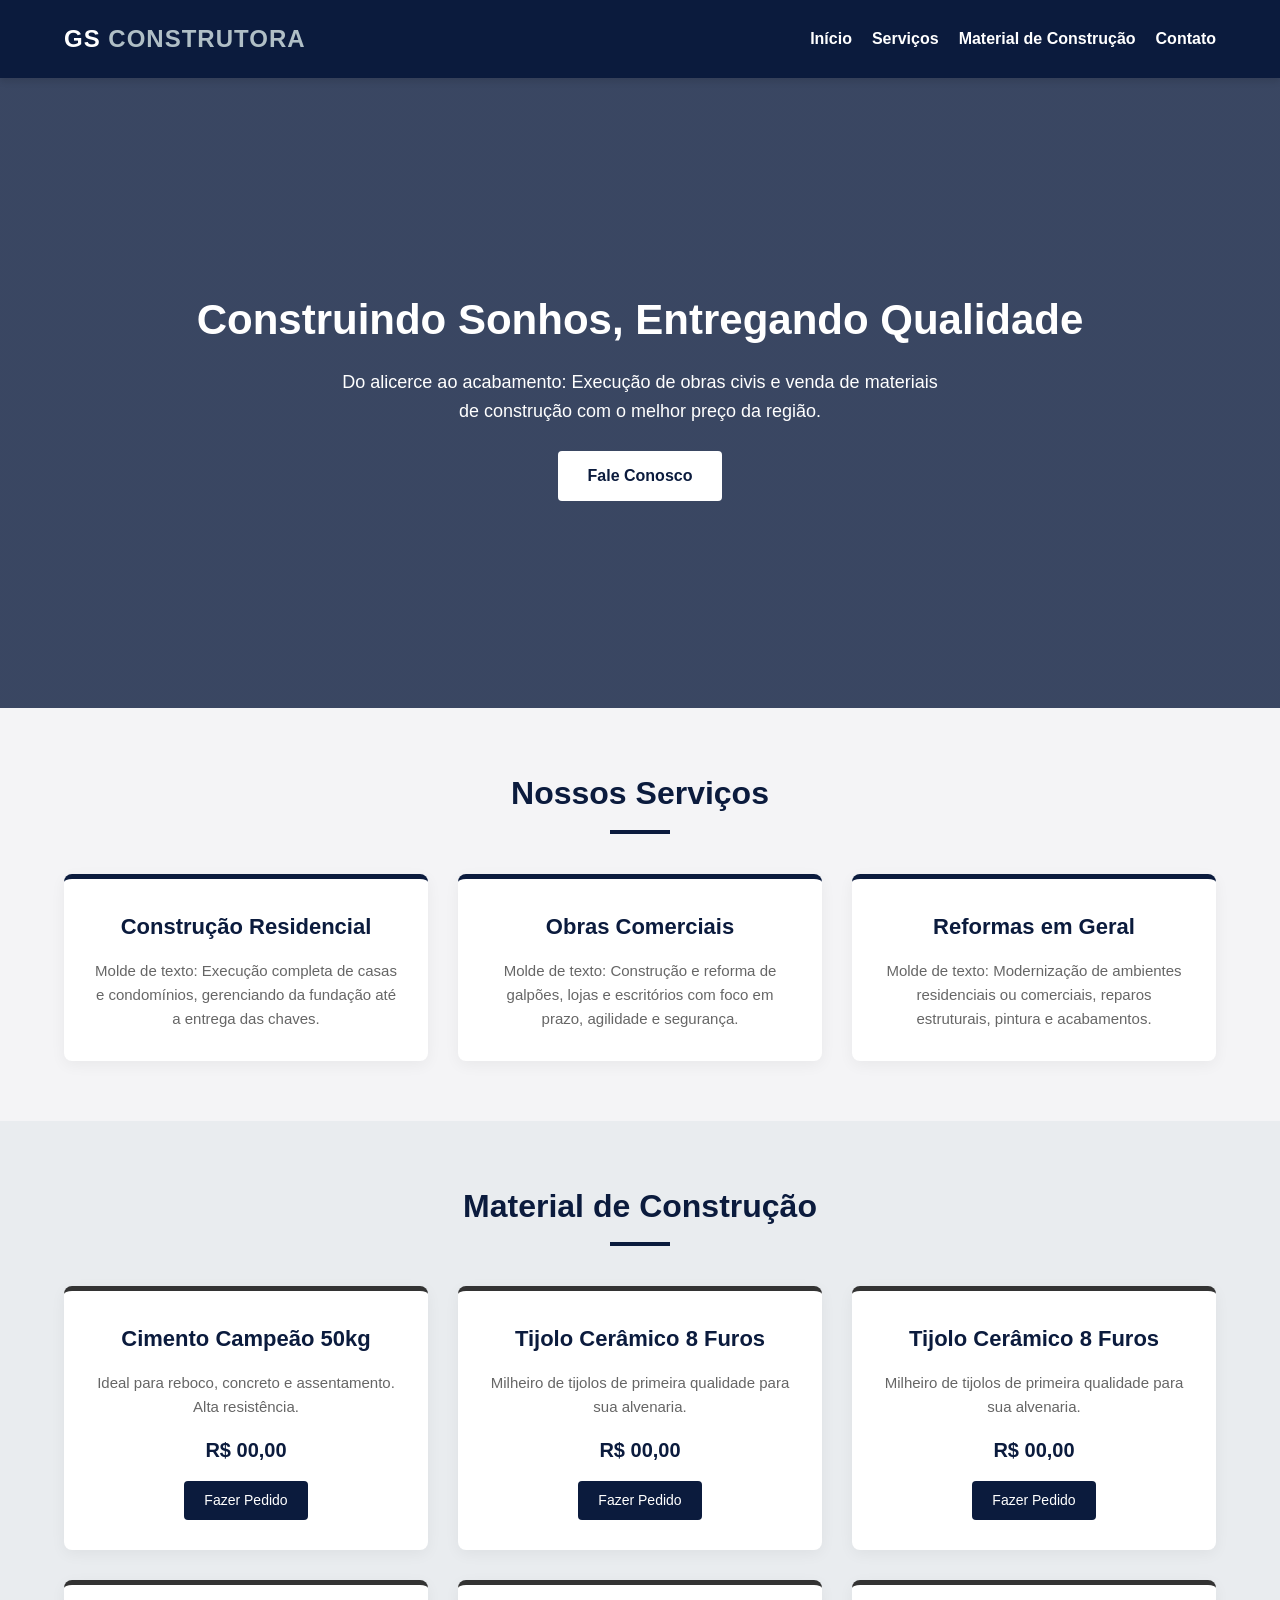
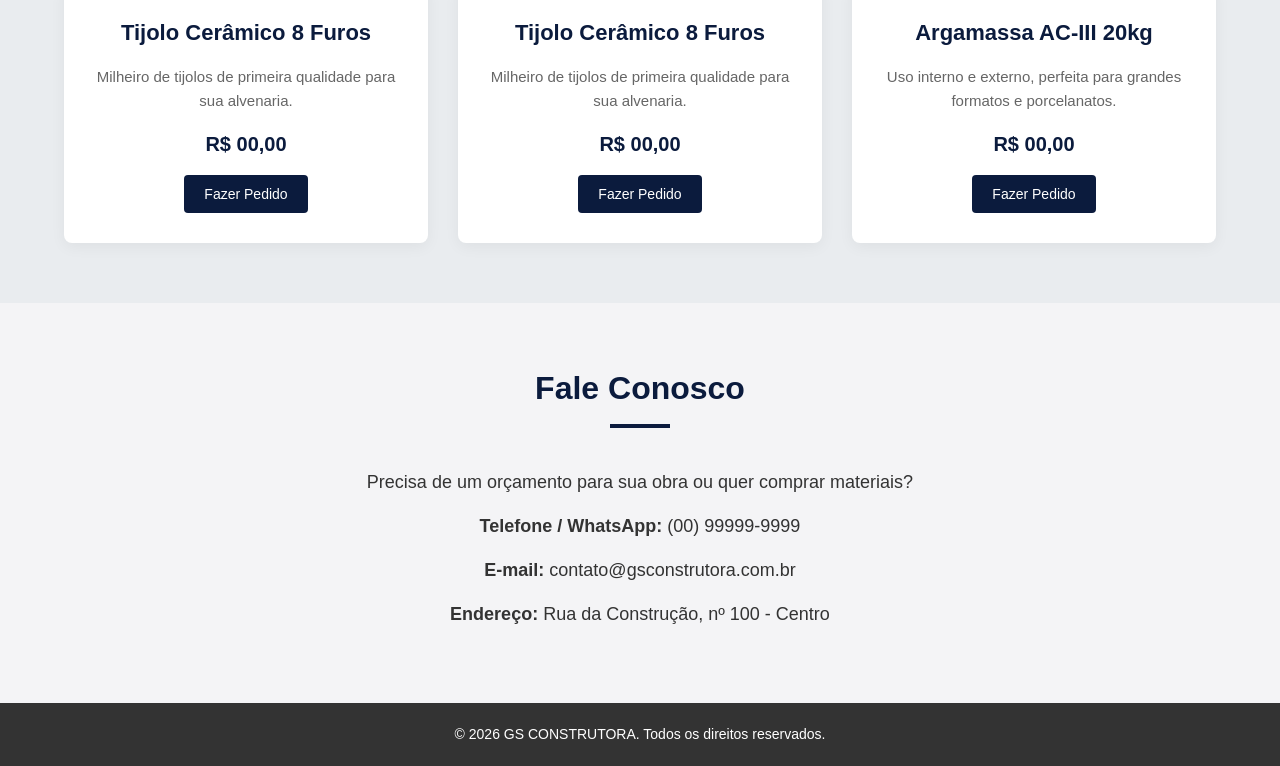
<file: gs-site/index.html>
<!DOCTYPE html>
<html lang="pt-BR">
<head>
    <meta charset="UTF-8">
    <meta name="viewport" content="width=device-width, initial-scale=1.0">
    <title>GS Construtora & Materiais de Construção</title>
    <style>
        /* Cores principais: Azul Escuro (#0B1B3D), Cinza Escuro (#333333), Cinza Claro (#F4F4F6) */
        * {
            margin: 0;
            padding: 0;
            box-sizing: border-box;
            font-family: 'Segoe UI', Tahoma, Geneva, Verdana, sans-serif;
        }

        body {
            background-color: #F4F4F6;
            color: #333333;
            line-height: 1.6;
        }

        /* Cabeçalho e Navegação */
        header {
            background-color: #0B1B3D;
            color: #ffffff;
            padding: 20px 5%;
            display: flex;
            justify-content: space-between;
            align-items: center;
            position: sticky;
            top: 0;
            z-index: 1000;
            box-shadow: 0 4px 6px rgba(0,0,0,0.1);
        }

        .logo h1 {
            font-size: 24px;
            font-weight: 800;
            letter-spacing: 1px;
        }

        .logo span {
            color: #b0bfc6; /* Tom cinza azulado para destaque */
        }

        nav ul {
            display: flex;
            list-style: none;
        }

        nav ul li {
            margin-left: 20px;
        }

        nav ul li a {
            color: #ffffff;
            text-decoration: none;
            font-weight: 600;
            transition: color 0.3s;
        }

        nav ul li a:hover {
            color: #b0bfc6;
        }

        /* Banner Principal */
        .hero {
            background: linear-gradient(rgba(11, 27, 61, 0.8), rgba(11, 27, 61, 0.8)), url('https://unsplash.com') no-repeat center center/cover;
            height: 70vh;
            color: #ffffff;
            display: flex;
            flex-direction: column;
            justify-content: center;
            align-items: center;
            text-align: center;
            padding: 0 20px;
        }

        .hero h2 {
            font-size: 42px;
            margin-bottom: 15px;
        }

        .hero p {
            font-size: 18px;
            max-width: 600px;
            margin-bottom: 25px;
        }

        .btn {
            background-color: #ffffff;
            color: #0B1B3D;
            padding: 12px 30px;
            text-decoration: none;
            font-weight: 700;
            border-radius: 4px;
            transition: background 0.3s, color 0.3s;
        }

        .btn:hover {
            background-color: #333333;
            color: #ffffff;
        }

        /* Seções Gerais */
        section {
            padding: 60px 5%;
        }

        .section-title {
            text-align: center;
            font-size: 32px;
            color: #0B1B3D;
            margin-bottom: 40px;
            position: relative;
        }

        .section-title::after {
            content: '';
            display: block;
            width: 60px;
            height: 4px;
            background-color: #0B1B3D;
            margin: 10px auto 0 auto;
        }

        /* Container de Cards (Grid) */
        .grid-container {
            display: grid;
            grid-template-columns: repeat(auto-fit, minmax(280px, 1fr));
            gap: 30px;
        }

        .card {
            background-color: #ffffff;
            padding: 30px;
            border-radius: 8px;
            box-shadow: 0 4px 15px rgba(0,0,0,0.05);
            text-align: center;
            border-top: 5px solid #0B1B3D;
            transition: transform 0.3s;
        }

        .card:hover {
            transform: translateY(-5px);
        }

        .card h3 {
            color: #0B1B3D;
            margin-bottom: 15px;
            font-size: 22px;
        }

        .card p {
            color: #666666;
            font-size: 15px;
        }

        /* Estilo Específico da Loja */
        .loja {
            background-color: #e9ecef;
        }

        .product-card {
            border-top: 5px solid #333333; /* Detalhe em cinza escuro para a loja */
        }

        .price {
            font-size: 20px;
            font-weight: 700;
            color: #0B1B3D;
            margin: 15px 0;
            display: block;
        }

        .btn-sm {
            padding: 8px 20px;
            font-size: 14px;
            background-color: #0B1B3D;
            color: #ffffff;
            display: inline-block;
            border-radius: 4px;
            text-decoration: none;
        }

        .btn-sm:hover {
            background-color: #333333;
        }

        /* Contato */
        .contact-info {
            text-align: center;
            max-width: 600px;
            margin: 0 auto;
        }

        .contact-info p {
            margin-bottom: 15px;
            font-size: 18px;
        }

        /* Rodapé */
        footer {
            background-color: #333333;
            color: #ffffff;
            text-align: center;
            padding: 20px;
            font-size: 14px;
        }

        /* Responsividade */
        @media (max-width: 768px) {
            header {
                flex-direction: column;
                text-align: center;
            }
            nav ul {
                margin-top: 15px;
            }
            .hero h2 {
                font-size: 30px;
            }
        }
    </style>
</head>
<body>

    <!-- CABEÇALHO -->
    <header>
        <div class="logo">
            <h1>GS <span>CONSTRUTORA</span></h1>
        </div>
        <nav>
            <ul>
                <li><a href="#home">Início</a></li>
                <li><a href="#servicos">Serviços</a></li>
                <li><a href="#loja">Material de Construção</a></li>
                <li><a href="#contato">Contato</a></li>
            </ul>
        </nav>
    </header>

    <!-- BANNER PRINCIPAL -->
    <section id="home" class="hero">
        <h2>Construindo Sonhos, Entregando Qualidade</h2>
        <p>Do alicerce ao acabamento: Execução de obras civis e venda de materiais de construção com o melhor preço da região.</p>
        <a href="#contato" class="btn">Fale Conosco</a>
    </section>

    <!-- SEÇÃO SERVIÇOS (MOLDE) -->
    <section id="servicos">
        <h2 class="section-title">Nossos Serviços</h2>
        <div class="grid-container">
            <div class="card">
                <h3>Construção Residencial</h3>
                <p>Molde de texto: Execução completa de casas e condomínios, gerenciando da fundação até a entrega das chaves.</p>
            </div>
            <div class="card">
                <h3>Obras Comerciais</h3>
                <p>Molde de texto: Construção e reforma de galpões, lojas e escritórios com foco em prazo, agilidade e segurança.</p>
            </div>
            <div class="card">
                <h3>Reformas em Geral</h3>
                <p>Molde de texto: Modernização de ambientes residenciais ou comerciais, reparos estruturais, pintura e acabamentos.</p>
            </div>
        </div>
    </section>

    <!-- SEÇÃO LOJA / MATERIAIS (MOLDE) -->
    <section id="loja" class="loja">
        <h2 class="section-title">Material de Construção</h2>
        <div class="grid-container">
            <div class="card product-card">
                <h3>Cimento Campeão 50kg</h3>
                <p>Ideal para reboco, concreto e assentamento. Alta resistência.</p>
                <span class="price">R$ 00,00</span>
                <a href="#contato" class="btn-sm">Fazer Pedido</a>
            </div>
            <div class="card product-card">
                <h3>Tijolo Cerâmico 8 Furos</h3>
                <p>Milheiro de tijolos de primeira qualidade para sua alvenaria.</p>
                <span class="price">R$ 00,00</span>
                <a href="#contato" class="btn-sm">Fazer Pedido</a>
            </div>
            <div class="card product-card">
                <h3>Tijolo Cerâmico 8 Furos</h3>
                <p>Milheiro de tijolos de primeira qualidade para sua alvenaria.</p>
                <span class="price">R$ 00,00</span>
                <a href="#contato" class="btn-sm">Fazer Pedido</a>
            </div>
            <div class="card product-card">
                <h3>Tijolo Cerâmico 8 Furos</h3>
                <p>Milheiro de tijolos de primeira qualidade para sua alvenaria.</p>
                <span class="price">R$ 00,00</span>
                <a href="#contato" class="btn-sm">Fazer Pedido</a>
            </div>
            <div class="card product-card">
                <h3>Tijolo Cerâmico 8 Furos</h3>
                <p>Milheiro de tijolos de primeira qualidade para sua alvenaria.</p>
                <span class="price">R$ 00,00</span>
                <a href="#contato" class="btn-sm">Fazer Pedido</a>
            </div>
            <div class="card product-card">
                <h3>Argamassa AC-III 20kg</h3>
                <p>Uso interno e externo, perfeita para grandes formatos e porcelanatos.</p>
                <span class="price">R$ 00,00</span>
                <a href="#contato" class="btn-sm">Fazer Pedido</a>
            </div>
        </div>
    </section>

    <!-- SEÇÃO CONTATO -->
    <section id="contato">
        <h2 class="section-title">Fale Conosco</h2>
        <div class="contact-info">
            <p>Precisa de um orçamento para sua obra ou quer comprar materiais?</p>
            <p><strong>Telefone / WhatsApp:</strong> (00) 99999-9999</p>
            <p><strong>E-mail:</strong> contato@gsconstrutora.com.br</p>
            <p><strong>Endereço:</strong> Rua da Construção, nº 100 - Centro</p>
        </div>
    </section>

    <!-- RODAPÉ -->
    <footer>
        <p>&copy; 2026 GS CONSTRUTORA. Todos os direitos reservados.</p>
    </footer>

</body>
</html>
</file>
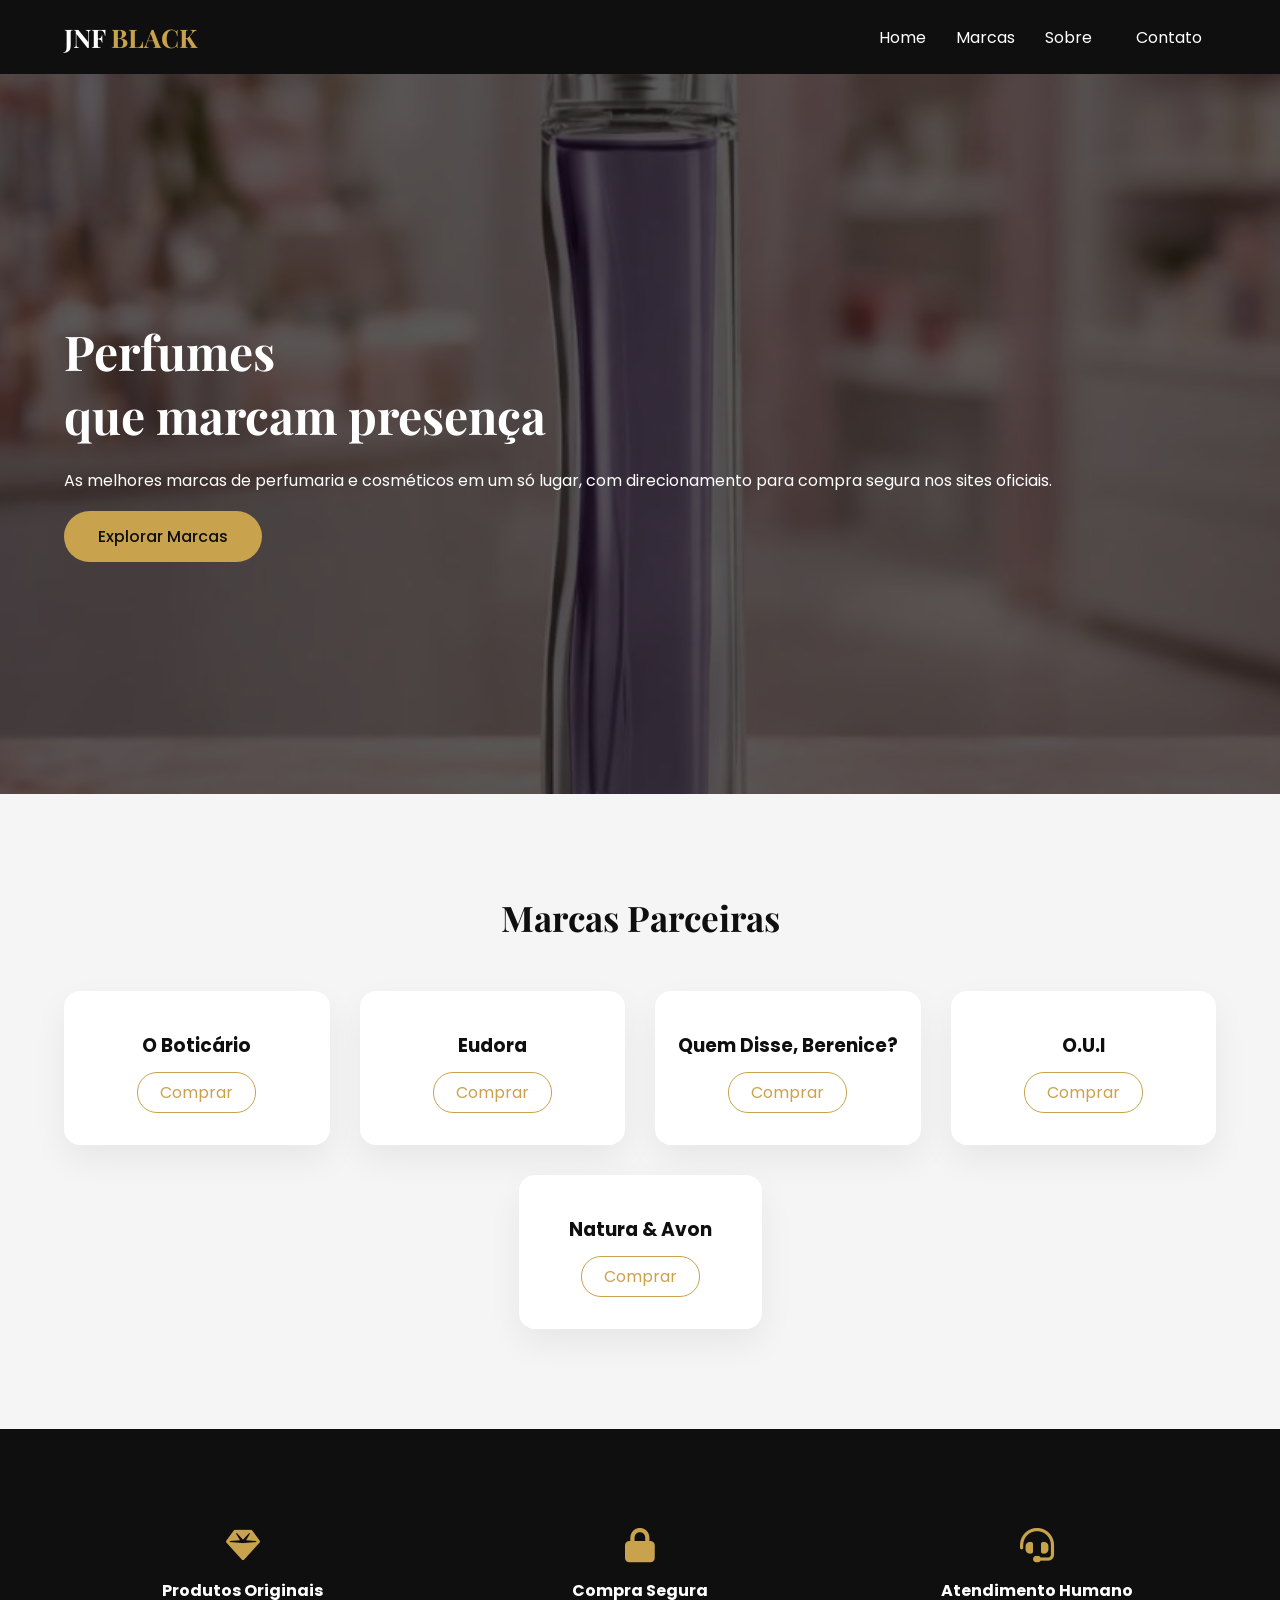
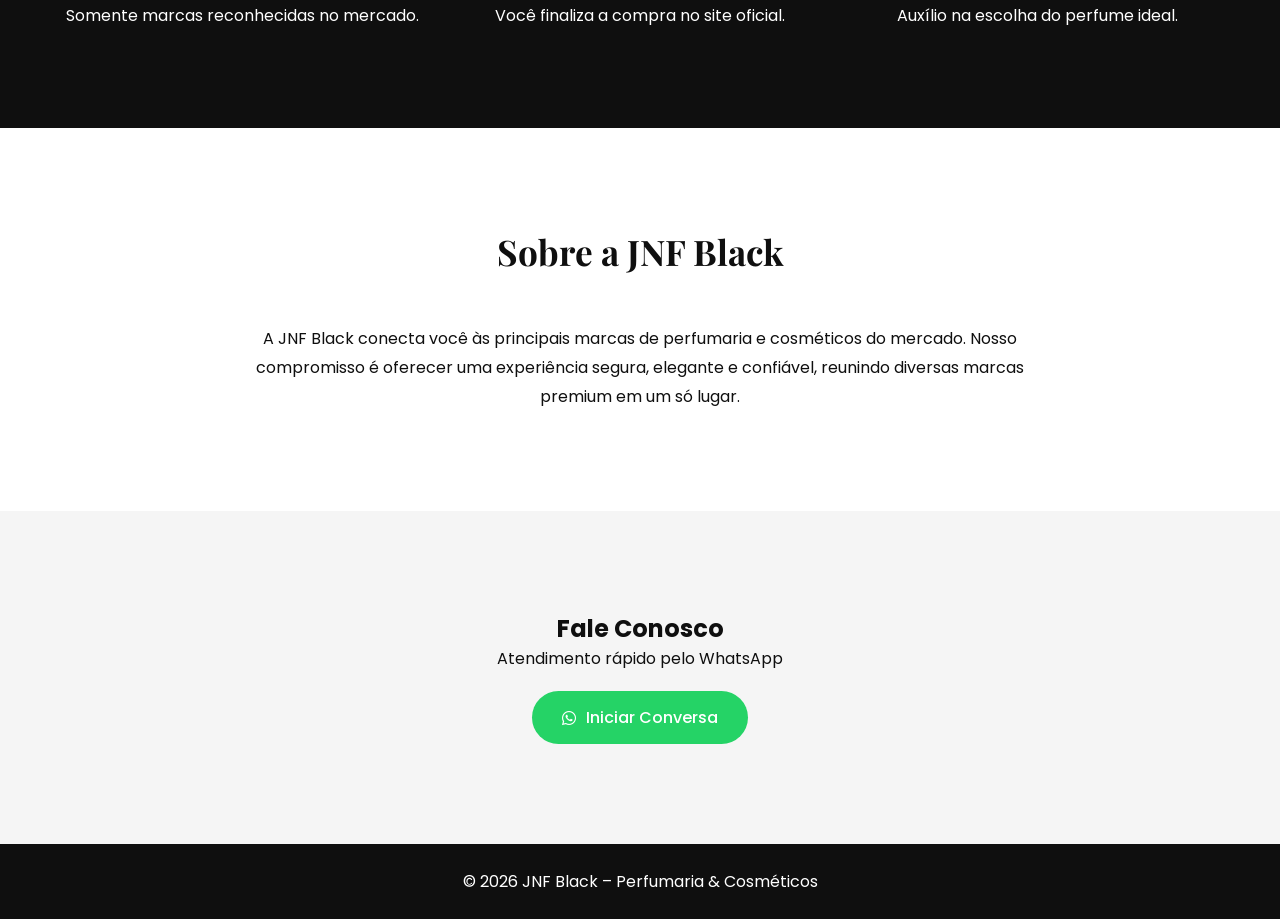
<file: jnfblack-sitee/index.html>
<!DOCTYPE html>
<html lang="pt-BR">
  <head>
    <meta charset="UTF-8" />
    <meta name="viewport" content="width=device-width, initial-scale=1.0" />
    <title>JNF Black | Perfumaria & Cosméticos</title>

    <meta
      name="description"
      content="JNF Black – Perfumes e cosméticos das melhores marcas. Compra segura direcionada aos sites oficiais."
    />

    <link rel="preconnect" href="https://fonts.googleapis.com" />
    <link rel="preconnect" href="https://fonts.gstatic.com" crossorigin />
    <link
      href="https://fonts.googleapis.com/css2?family=Playfair+Display:wght@600;700&family=Poppins:wght@300;400;500&display=swap"
      rel="stylesheet"
    />

    <link rel="stylesheet" href="css/style.css" />
    <link rel="icon" href="favicon_io/favicon-32x32.png" />
    <link
      rel="stylesheet"
      href="https://cdnjs.cloudflare.com/ajax/libs/font-awesome/6.5.1/css/all.min.css"
    />
  </head>

  <body>
    <header class="header">
      <div class="container header-inner">
        <h1 class="logo">JNF <span>BLACK</span></h1>
        <nav>
          <ul class="nav">
            <li><a href="#home">Home</a></li>
            <li><a href="#marcas">Marcas</a></li>
            <li><a href="#sobre">Sobre</a></li>
            <li><a href="#contato" class="nav-cta">Contato</a></li>
          </ul>
        </nav>
      </div>
    </header>

    <section id="home" class="hero" data-slide="0">
      <div class="container hero-content">
        <h2>Perfumes <br />que marcam presença</h2>
        <p>
          As melhores marcas de perfumaria e cosméticos em um só lugar, com
          direcionamento para compra segura nos sites oficiais.
        </p>
        <a href="#marcas" class="btn-primary">Explorar Marcas</a>
      </div>
    </section>

    <section id="marcas" class="brands">
      <div class="container">
        <h2 class="section-title">Marcas Parceiras</h2>

        <div class="brands-grid">
          <div class="brand-card">
            <h3>O Boticário</h3>
            <a href="javascript:void(0)" onclick="openModal()">Comprar</a>
          </div>

          <div class="brand-card">
            <h3>Eudora</h3>
            <a
              href="https://minhaloja.eudora.com.br/loja-noemytrindadearaujo-20440867"
              target="_blank"
              >Comprar</a
            >
          </div>

          <div class="brand-card">
            <h3>Quem Disse, Berenice?</h3>
            <a
              href="https://minhaloja.quemdisseberenice.com.br/loja-noemytrindadearaujo-20440867"
              target="_blank"
              >Comprar</a
            >
          </div>

          <div class="brand-card">
            <h3>O.U.I</h3>
            <a
              href="https://minhaloja.ouiparis.com/loja-noemytrindadearaujo-20440867"
              target="_blank"
              >Comprar</a
            >
          </div>

          <div class="brand-card destaque">
            <h3>Natura & Avon</h3>
            <a
              href="https://minhaloja.natura.com/consultoria/noemitrindadearaujo"
              target="_blank"
              >Comprar</a
            >
          </div>
        </div>
      </div>
    </section>

    <section class="features">
      <div class="container features-grid">
        <div class="feature">
          <i class="fa-solid fa-gem"></i>
          <h4>Produtos Originais</h4>
          <p>Somente marcas reconhecidas no mercado.</p>
        </div>

        <div class="feature">
          <i class="fa-solid fa-lock"></i>
          <h4>Compra Segura</h4>
          <p>Você finaliza a compra no site oficial.</p>
        </div>

        <div class="feature">
          <i class="fa-solid fa-headset"></i>
          <h4>Atendimento Humano</h4>
          <p>Auxílio na escolha do perfume ideal.</p>
        </div>
      </div>
    </section>

    <section id="sobre" class="about">
      <div class="container">
        <h2 class="section-title">Sobre a JNF Black</h2>
        <p>
          A JNF Black conecta você às principais marcas de perfumaria e
          cosméticos do mercado. Nosso compromisso é oferecer uma experiência
          segura, elegante e confiável, reunindo diversas marcas premium em um
          só lugar.
        </p>
      </div>
    </section>

    <section id="contato" class="contact">
      <div class="container contact-box">
        <h2>Fale Conosco</h2>
        <p>Atendimento rápido pelo WhatsApp</p>
        <a
          href="https://wa.me/5592993529256?text=Olá! Vim pelo site JNF Black 😊"
          target="_blank"
        >
          <i class="fab fa-whatsapp"></i>
          Iniciar Conversa
        </a>
      </div>
    </section>

    <footer class="footer">
      <p>© 2026 JNF Black – Perfumaria & Cosméticos</p>
    </footer>

    <!-- MODAL BOTICÁRIO -->
    <div id="modalBoticario" class="modal">
      <div class="modal-content">
        <h3>Como deseja comprar?</h3>
        <p>Escolha uma das opções abaixo para continuar</p>

        <div class="modal-actions">
          <a
            href="https://wa.me/5592993529256?text=Olá! Gostaria de saber sobre um produto *O Boticário* em estoque 😊"
            target="_blank"
            class="btn-modal whatsapp"
          >
            Produto em estoque
          </a>

          <a
            href="https://minhaloja.boticario.com.br/loja-noemytrindadearaujo-20440867"
            target="_blank"
            class="btn-modal site"
          >
            Site oficial
          </a>
        </div>

        <button class="modal-close" onclick="closeModal()">×</button>
      </div>
    </div>

    <script>
      const modal = document.getElementById("modalBoticario");

      function openModal() {
        modal.style.display = "flex";
      }

      function closeModal() {
        modal.style.display = "none";
      }

      // Fecha clicando fora
      window.addEventListener("click", (e) => {
        if (e.target === modal) {
          closeModal();
        }
      });
    </script>

    <script>
      const hero = document.querySelector(".hero");

      const images = [
        "assets/perfumes/perfume1.jpeg",
        "assets/perfumes/perfume2.jpeg",
        "assets/perfumes/perfume3.jpeg",
        "assets/perfumes/perfume5.jpeg",
      ];

      let index = 0;

      function changeBackground() {
        hero.style.backgroundImage = `url('${images[index]}')`;

        index = (index + 1) % images.length;
      }

      changeBackground(); // imagem inicial
      setInterval(changeBackground, 5000); // troca a cada 5s
    </script>
  </body>
</html>
</file>
<file: jnfblack-sitee/css/style.css>
:root {
  --black: #0f0f0f;
  --gold: #c9a24d;
  --white: #ffffff;
  --gray: #f5f5f5;
}

* {
  margin: 0;
  padding: 0;
  box-sizing: border-box;
}

body {
  font-family: "Poppins", sans-serif;
  background: var(--white);
  color: var(--black);
}

.container {
  width: 90%;
  max-width: 1200px;
  margin: auto;
}

/* HEADER */
.header {
  position: sticky;
  top: 0;
  background: var(--black);
  z-index: 1000;
}

.header-inner {
  display: flex;
  justify-content: space-between;
  align-items: center;
  padding: 20px 0;
}

.logo {
  font-family: "Playfair Display", serif;
  color: var(--white);
  font-size: 1.6rem;
}

.logo span {
  color: var(--gold);
}

.nav {
  list-style: none;
  display: flex;
  gap: 30px;
}

.nav a {
  text-decoration: none;
  color: var(--white);
  font-weight: 400;
  transition: 0.3s;
}

.nav a:hover {
  color: var(--gold);
}

.nav-cta {
  padding: 6px 14px;
  border-radius: 20px;
}

/* HERO */
.hero {
  position: relative;
  height: 80vh;
  display: flex;
  align-items: center;

  background-size: cover;
  background-position: center;
  background-repeat: no-repeat;

  transition: background-image 1s ease-in-out;
}

.hero::before {
  content: "";
  position: absolute;
  inset: 0;
  background: rgba(0, 0, 0, 0.65);
  z-index: 1;
}

.hero-content {
  position: relative;
  z-index: 2;
  color: var(--white);
}


.hero h2 {
  font-family: "Playfair Display", serif;
  font-size: 3rem;
}

.hero p {
  margin: 20px 0 30px;
  line-height: 1.7;
}

.btn-primary {
  background: var(--gold);
  color: var(--black);
  padding: 14px 34px;
  border-radius: 30px;
  text-decoration: none;
  font-weight: 500;
  transition: 0.3s;
}

.btn-primary:hover {
  background: var(--white);
}

/* TITLES */
.section-title {
  text-align: center;
  font-family: "Playfair Display", serif;
  font-size: 2.2rem;
  margin-bottom: 50px;
}

/* BRANDS */
.brands {
  padding: 100px 0;
  background: var(--gray);
}

.brands-grid {
  display: grid;
  grid-template-columns: repeat(auto-fit, minmax(240px, 1fr));
  gap: 30px;
}

.brand-card {
  background: var(--white);
  padding: 40px 20px;
  text-align: center;
  border-radius: 16px;
  box-shadow: 0 15px 35px rgba(0, 0, 0, 0.06);
  transition: 0.3s;
}

.brand-card:hover {
  transform: translateY(-8px);
}

.brand-card h3 {
  margin-bottom: 20px;
}

.brand-card a {
  text-decoration: none;
  color: var(--gold);
  border: 1px solid var(--gold);
  padding: 8px 22px;
  border-radius: 20px;
  transition: 0.3s;
}

.brand-card a:hover {
  background: var(--gold);
  color: var(--black);
}

.brand-card.destaque {
  grid-column: 2 / 4;
  justify-self: center;
  padding: 40px 50px; /*largura do card */
}

/* FEATURES */
.features {
  background: var(--black);
  color: var(--white);
  padding: 100px 0;
}

.features-grid {
  display: grid;
  grid-template-columns: repeat(auto-fit, minmax(220px, 1fr));
  gap: 40px;
  text-align: center;
}

.feature i {
  font-size: 34px;
  color: var(--gold);
  margin-bottom: 15px;
}

/* ABOUT */
.about {
  padding: 100px 0;
  text-align: center;
}

.about p {
  max-width: 800px;
  margin: auto;
  line-height: 1.8;
}

/* CONTACT */
.contact {
  background: var(--gray);
  padding: 100px 0;
}

.contact-box {
  text-align: center;
}

.contact-box a {
  display: inline-flex;
  align-items: center;
  gap: 10px;
  margin-top: 20px;
  text-decoration: none;
  background: #25d366;
  color: #fff;
  padding: 14px 30px;
  border-radius: 30px;
  font-weight: 500;
}

/* FOOTER */
.footer {
  background: var(--black);
  color: var(--white);
  text-align: center;
  padding: 25px;
}

/* RESPONSIVO */
@media (max-width: 768px) {
  .hero h2 {
    font-size: 2.2rem;
  }

  .nav {
    gap: 18px;
  }
}

/*efeito no iniciar conversa */

.contact-box a {
  display: inline-flex;
  align-items: center;
  gap: 10px;
  margin-top: 20px;
  text-decoration: none;
  background: #25d366;
  color: #fff;
  padding: 14px 30px;
  border-radius: 30px;
  font-weight: 500;

  /* NOVO */
  transition: transform 0.3s ease, box-shadow 0.3s ease;
}

.contact-box a:hover {
  transform: translateY(-6px);
  box-shadow: 0 18px 35px rgba(0, 0, 0, 0.25);
}


.modal {
  position: fixed;
  inset: 0;
  background: rgba(0, 0, 0, 0.65);
  display: none;
  align-items: center;
  justify-content: center;
  z-index: 2000;
}

.modal-content {
  background: #fff;
  padding: 40px 30px;
  border-radius: 18px;
  max-width: 420px;
  width: 90%;
  text-align: center;
  position: relative;
  animation: modalFade 0.3s ease;
}

.modal-content h3 {
  font-family: "Playfair Display", serif;
  margin-bottom: 10px;
}

.modal-content p {
  font-size: 14px;
  color: #555;
  margin-bottom: 30px;
}

.modal-actions {
  display: flex;
  flex-direction: column;
  gap: 15px;
}

.btn-modal {
  padding: 14px;
  border-radius: 30px;
  text-decoration: none;
  font-weight: 500;
  transition: 0.3s;
}

.btn-modal.whatsapp {
  background: #25d366;
  color: #fff;
}

.btn-modal.site {
  background: #111;
  color: #fff;
}

.btn-modal:hover {
  transform: translateY(-4px);
}

.modal-close {
  position: absolute;
  top: 12px;
  right: 16px;
  background: none;
  border: none;
  font-size: 26px;
  cursor: pointer;
}

@keyframes modalFade {
  from {
    opacity: 0;
    transform: scale(0.95);
  }
  to {
    opacity: 1;
    transform: scale(1);
  }
}
</file>
